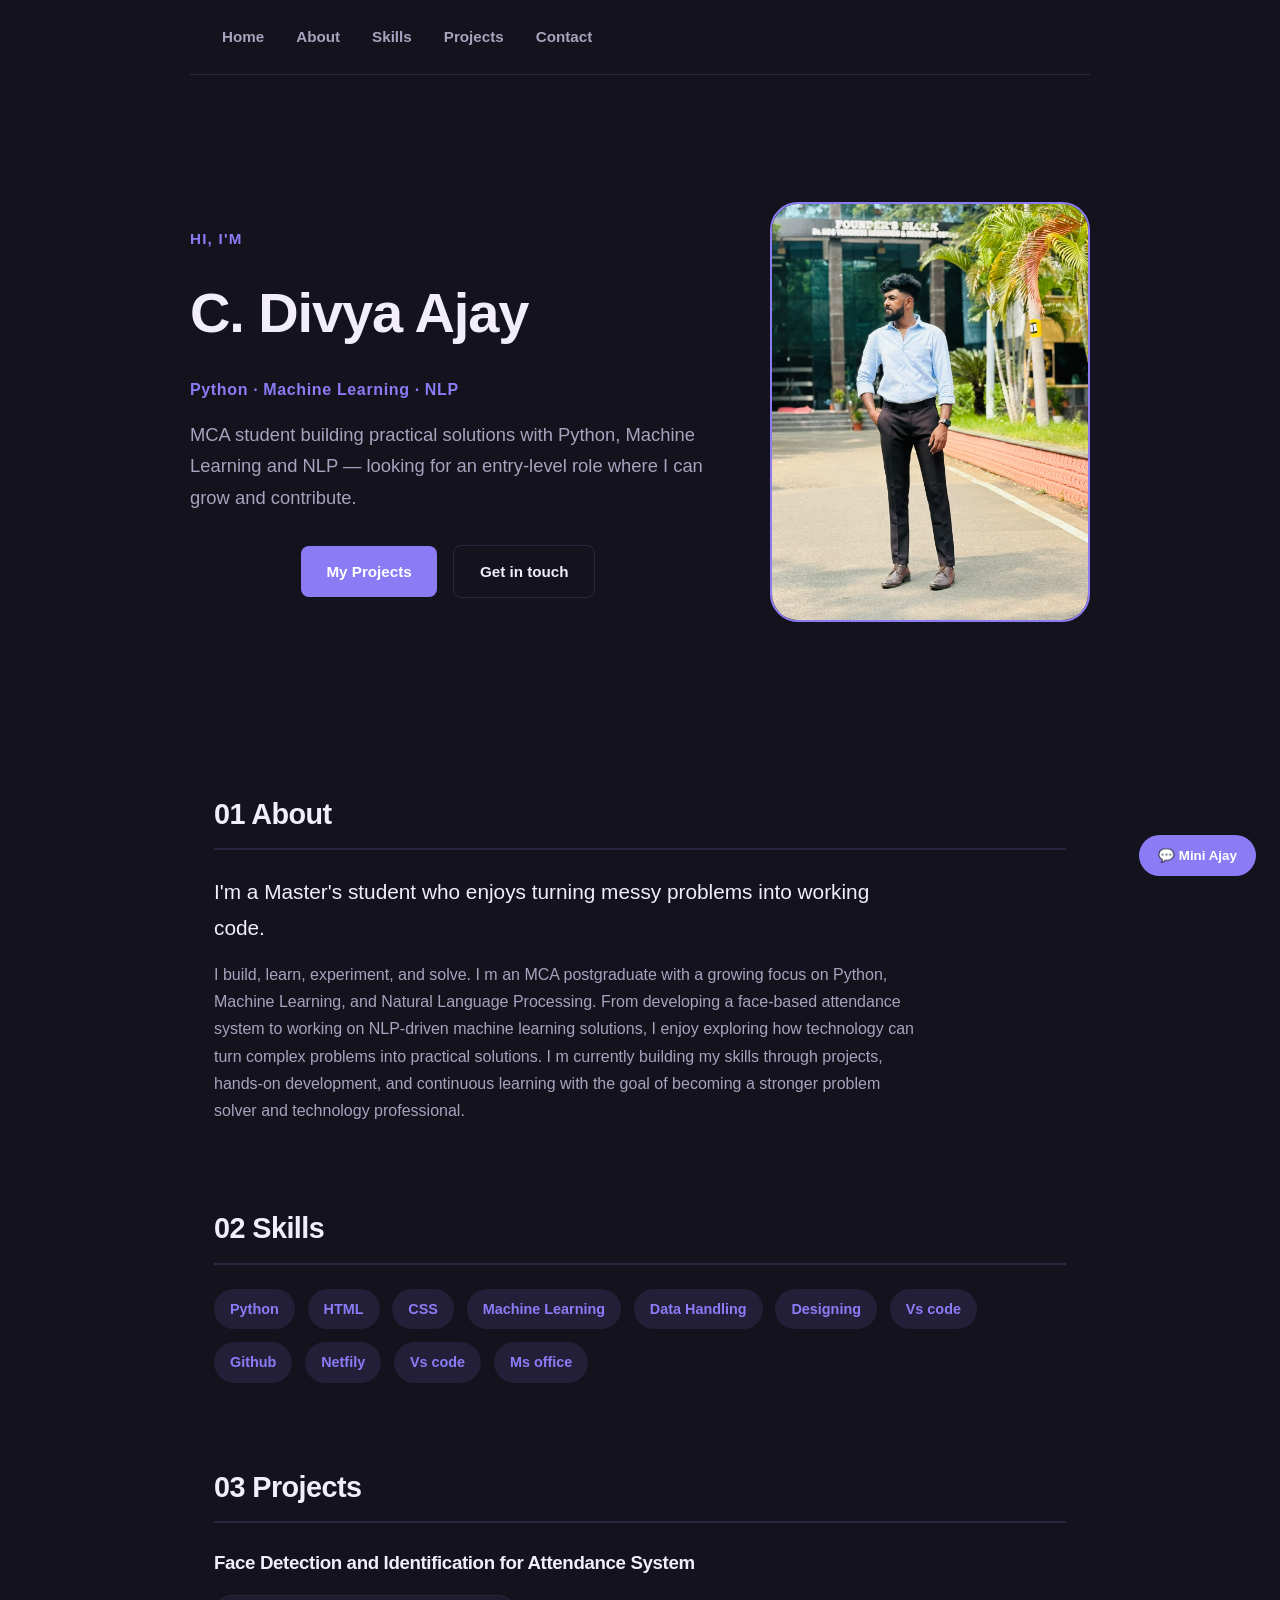
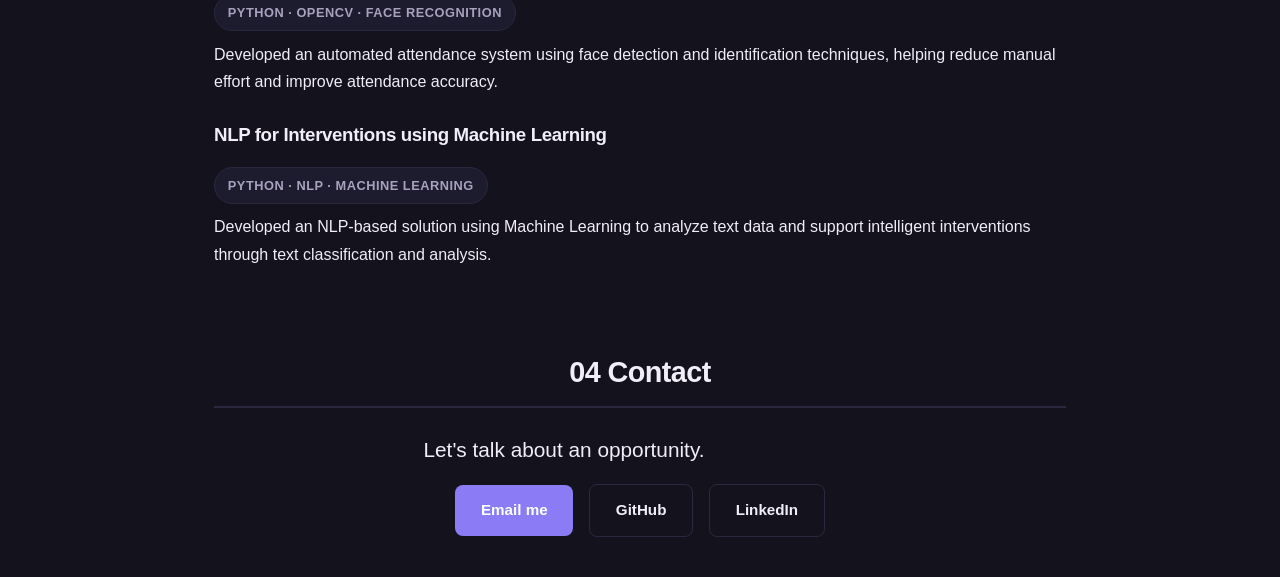
<file: index.html>
<!DOCTYPE html>
<html lang="en">
<head>
  <meta charset="UTF-8">
  <meta name="viewport" content="width=device-width, initial-scale=1">
  <link href="https://fonts.googleapis.com/css2?family=Fraunces:opsz,wght@9..144,500;9..144,600;9..144,700&family=Inter:wght@400;500;600&display=swap" rel="stylesheet">
  <title>C. Divya Ajay | Portfolio</title>
  <link rel="stylesheet" href="style.css">
</head>
<body>

  <nav>
    <a href="#home">Home</a>
    <a href="#about">About</a>
    <a href="#skills">Skills</a>
    <a href="#projects">Projects</a>
    <a href="#contact">Contact</a>
  </nav>
 
  <header id="home" class="hero">
    <div class="hero-content">
        <p class="eyebrow">Hi, I'm</p>

        <h1>C. Divya Ajay</h1>

        <p class="hero-role">
            Python · Machine Learning · NLP
        </p>

        <p class="tagline">
            MCA student building practical solutions with Python,
            Machine Learning and NLP — looking for an entry-level
            role where I can grow and contribute.
        </p>

 <div class="cta">
    <a href="#projects" class="btn-primary">My Projects</a>
    <a href="#contact" class="btn-secondary">Get in touch</a>
</div>
</div>

<div class="hero-photo">
    <img src="profile.jpg" alt="C. Divya Ajay" class="profile-photo">
</div>
</header>

<section id="about">
  <h2><span class="num">01</span> About</h2>
  <p class="about-lead">I'm a Master's student who enjoys turning messy problems into working code.</p>
  <p>I build, learn, experiment, and solve.

I m an MCA postgraduate with a growing focus on Python, Machine Learning, and Natural Language Processing. From developing a face-based attendance system to working on NLP-driven machine learning solutions, I enjoy exploring how technology can turn complex problems into practical solutions.

I m currently building my skills through projects, hands-on development, and continuous learning with the goal of becoming a stronger problem solver and technology professional.</p>
</section>

  <section id="skills">
    <h2><span class="num">02</span> Skills</h2>
    <ul class="skill-list">
        <li>Python</li>
        <li>HTML</li>
        <li>CSS</li>
        <li>Machine Learning</li>
        <li>Data Handling</li>
        <li>Designing</li>
      <li>Vs code</li>
      <li>Github</li>
      <li>Netfily</li>
      <li>Vs code</li>
      <li>Ms office</li>
        </ul>
  </section>

  <section id="projects">
    <h2><span class="num">03</span> Projects</h2>
  <article class="project">
  <h3>Face Detection and Identification for Attendance System</h3>
  <p class="project-tools">Python · OpenCV · Face Recognition</p>
  <p>Developed an automated attendance system using face detection and identification techniques, helping reduce manual effort and improve attendance accuracy.</p>
</article>

    <article class="project">
  <h3>NLP for Interventions using Machine Learning</h3>
  <p class="project-tools">Python · NLP · Machine Learning</p>
  <p>Developed an NLP-based solution using Machine Learning to analyze text data and support intelligent interventions through text classification and analysis.</p>
</article>
  </section>

<section id="contact">
  <h2><span class="num">04</span> Contact</h2>
  <p class="about-lead">Let's talk about an opportunity.</p>
  <div class="contact-links">
    <a href="mailto:omghello4646@gmail.com" class="btn-primary">Email me </a>
    <a href="https://github.com/Ajay5794" class="btn-secondary" target="_blank" rel="noopener">GitHub</a>
    <a href="https://www.linkedin.com/in/c-divy-ajay301a5b372" class="btn-secondary" target="_blank" rel="noopener">LinkedIn</a>
  </div>
</section>
<div id="chat-widget">
  <button id="chat-toggle">💬 Mini Ajay</button>
  <div id="chat-box" class="hidden">
    <div id="chat-header">Mini Ajay <span>(chatbot)</span></div>
    <div id="chat-messages"></div>
    <div id="chat-input-row">
      <input id="chat-input" type="text" placeholder="Ask something about me...">
      <button id="chat-send">Send</button>
    </div>
  </div>
</div>

  <script src="script.js"></script>
</body>
</html>
</file>
<file: style.css>
html {
    scroll-behavior: smooth;
}
:root {
  --bg: #14121C;
  --text: #F1EDFB;
  --muted: #A9A2BF;
  --accent: #8B7CF6;
  --accent-soft: #241F38;
  --card: #1C1930;
  --line: #2C2740;
}

* { box-sizing: border-box; margin: 0; padding: 0; }

body {
  background: var(--bg);
  color: var(--text);
  font-family: "DM Sans", sans-serif;
  line-height: 1.7;
}

h1, h2, h3 { font-family: "Bricolage Grotesque", sans-serif; letter-spacing: -0.02em; }

/* Layout: center everything, give it breathing room */
nav, header, section {
  max-width: 900px;
  margin: 0 auto;
  padding: 2.5rem 1.5rem;
}

/* Navbar */
nav {
  display: flex;
  gap: 2rem;
  padding-top: 1.5rem;
  padding-bottom: 1.5rem;
  padding-left: 2rem;
  padding-right: 2rem;
  border-bottom: 1px solid var(--line);
  position: sticky;
  top: 0;
  background: var(--bg);
  z-index: 10;
}

nav a {
  color: var(--muted);
  text-decoration: none;
  font-weight: 600;
  font-size: 0.95rem;
  transition: color 0.2s ease;
}

nav a:hover { color: var(--accent); }

/* Header / hero */
header {
  padding-top: 5rem;
  padding-bottom: 5rem;
}

header h1 {
  font-size: 3.2rem;
  font-weight: 800;
  margin-bottom: 0.8rem;
}

header p {
  color: var(--muted);
  font-size: 1.2rem;
}

/* Section titles */
section h2 {
  font-size: 1.8rem;
  margin-bottom: 1.5rem;
  padding-bottom: 0.6rem;
  border-bottom: 2px solid var(--line);
}

/* Skills as soft pills */
.skill-list {
  list-style: none;
  display: flex;
  flex-wrap: wrap;
  gap: 0.8rem;
}

.skill-list li {
  background: var(--accent-soft);
  color: var(--accent);
  font-weight: 600;
  font-size: 0.9rem;
  padding: 0.5rem 1rem;
  border-radius: 999px;
}

.eyebrow {
  color: var(--accent);
  font-weight: 600;
  font-size: 0.95rem;
  text-transform: uppercase;
  letter-spacing: 0.08em;
  margin-bottom: 0.8rem;
}

header#home h1 {
  font-size: 3.5rem;
  font-weight: 600;
  margin-bottom: 1rem;
}

.tagline {
  color: var(--muted);
  font-size: 1.15rem;
  max-width: 34rem;
  margin-bottom: 2rem;
}

.cta {
  display: flex;
  gap: 1rem;
}

.btn-primary {
    transition: transform 0.2s ease, opacity 0.2s ease;
}

.btn-primary:hover {
    transform: translateY(-2px);
    opacity: 0.9;
}
 .btn-secondary {
  display: inline-block;
  padding: 0.8rem 1.6rem;
  border-radius: 8px;
  font-weight: 600;
  text-decoration: none;
  font-size: 0.95rem;
      transition: transform 0.2s ease, background 0.2s ease;
}

.btn-secondary:hover {
    transform: translateY(-2px);
}

.btn-primary {
    display: inline-block;
    padding: 0.8rem 1.6rem;
    border-radius: 8px;
    font-weight: 600;
    text-decoration: none;
    font-size: 0.95rem;
    background: var(--accent);
    color: #fff;
    transition: transform 0.2s ease, opacity 0.2s ease;
}
.btn-primary:hover {
    transform: translateY(-2px);
    opacity: 0.9;
}

.btn-secondary {
  background: transparent;
  color: var(--text);
  border: 1px solid var(--line);
      transition: transform 0.2s ease, background 0.2s ease;
}

.btn-secondary:hover {
    transform: translateY(-2px);

}

.btn-primary:hover { opacity: 0.9; }
.btn-secondary:hover { background: var(--accent-soft); }
.project-tools {
  color: var(--accent);
  font-weight: 600;
  font-size: 0.85rem;
  text-transform: uppercase;
  letter-spacing: 0.04em;
  margin-bottom: 0.6rem;
}
.about-lead {
  font-size: 1.3rem;
  font-weight: 500;
  color: var(--text);
  max-width: 700px;
  margin-bottom: 1rem;
}

#about p:not(.about-lead) {
  color: var(--muted);
  max-width: 700px;
}
.contact-links {
  display: flex;
  gap: 1rem;
  flex-wrap: wrap;
  margin-top: 1rem;
}
.project {
    transition: transform 0.3s ease, box-shadow 0.3s ease;
}

.project:hover {
    transform: translateY(-6px);
    box-shadow: 0 12px 30px rgba(0, 0, 0, 0.25);

  margin-bottom: 1.8rem;
}
@media (max-width: 768px) {
  .hero {
    flex-direction: column;
    text-align: center;
    gap: 2rem;
  }

  .profile-photo {
    width: 70%;
    max-width: 260px;
    height: auto;
    margin: 0 auto;
  }

  header#home h1 {
    font-size: 2.3rem;
  }

  .tagline, .about-lead {
    font-size: 1rem;
  }

  nav {
    flex-wrap: wrap;
    gap: 1rem;
    justify-content: center;
    text-align: center;
  }

  .cta, .contact-links {
    flex-direction: column;
    align-items: center;
  }

  .btn-primary, .btn-secondary {
    width: 100%;
    max-width: 260px;
    text-align: center;
  }

  #chat-widget {
    right: 1rem;
    bottom: 1rem;
  }

  #chat-box {
    width: 90vw;
  }
}
@keyframes fadeUp {
    from {
        opacity: 0;
        transform: translateY(20px);
    }

    to {
        opacity: 1;
        transform: translateY(0);
    }
}
.project {
    transition: transform 0.3s ease, box-shadow 0.3s ease;
}

.project:hover {
    transform: translateY(-6px);
    box-shadow: 0 12px 30px rgba(0, 0, 0, 0.25);
}
.project-tools {
    display: inline-block;
    margin-top: 1rem;
    padding: 0.4rem 0.8rem;
    border: 1px solid var(--line);
    border-radius: 20px;
    font-size: 0.8rem;
    color: var(--muted);
    background: rgba(139, 124, 246, 0.08);
}
.project + .project {
    margin-top: 1.5rem;
}

.hero-actions {
    display: flex;
    justify-content: center;
    gap: 1rem;
}
.contact-links {
    display: flex;
    justify-content: center;
    align-items: center;
    gap: 1rem;
    flex-wrap: wrap;
    width: 100%;
}
#contact {
    text-align: center;
}
.cta {
    display: flex;
    justify-content: center;
    align-items: center;
    gap: 1rem;
    flex-wrap: wrap;
}
.hero {
    min-height: 75vh;
    display: flex;
    align-items: center;
    justify-content: space-between;
    gap: 4rem;
    padding: 5rem 0;
}

.hero-content {
    flex: 1;
    max-width: 650px;
}

.hero-role {
    margin: 1rem 0;
    color: var(--accent);
    font-size: 1rem;
    font-weight: 600;
    letter-spacing: 0.04em;
}

.hero-photo {
    flex: 0 0 320px;
    width: 320px;
    height: 420px;
}

.photo-placeholder {
    position: relative;
    z-index: 2;
    width: 100%;
    height: 100%;
    display: flex;
    align-items: center;
    justify-content: center;
    border: 2px solid var(--accent);
    border-radius: 28px;
    background: #1b1825;
    color: var(--muted);
    font-size: 0.9rem;
    overflow: hidden;
}

.photo-glow {
    position: absolute;
    width: 100%;
    height: 100%;
    border-radius: 28px;
    background: var(--accent);
    filter: blur(45px);
    opacity: 0.18;
    transform: translate(15px, 15px);
}
.profile-photo {
    width: 100%;
    height: 100%;
    object-fit: cover;
    object-position: center 20%;
    border-radius: 28px;
    border: 2px solid var(--accent);
    display: block;
}
.hero-photo {
    transition: transform 0.4s ease;
}

.hero-photo:hover {
    transform: translateY(-8px);
}

.profile-photo {
    transition: transform 0.5s ease, filter 0.5s ease;
}

.hero-photo:hover .profile-photo {
    transform: scale(1.03);
    filter: brightness(1.05);
}
.photo-badge {
    position: absolute;
    z-index: 3;
    bottom: -18px;
    left: 50%;
    transform: translateX(-50%);
    padding: 0.6rem 1rem;
    background: var(--bg);
    border: 1px solid var(--accent);
    border-radius: 30px;
    color: var(--text);
    font-size: 0.75rem;
    font-weight: 600;
    white-space: nowrap;
    box-shadow: 0 8px 25px rgba(0, 0, 0, 0.3);
}
.profile-photo {
    position: relative;
    z-index: 2;
    width: 100%;
    height: 100%;
    object-fit: cover;
    object-position: center 20%;
    border: 2px solid var(--accent);
    border-radius: 28px;
    display: block;
    transition: transform 0.4s ease, filter 0.4s ease;
}

.hero-photo {
    position: relative;
    transition: transform 0.4s ease;
}

.hero-photo:hover {
    transform: translateY(-8px);
}

.hero-photo:hover .profile-photo {
    transform: scale(1.03);
    filter: brightness(1.05);
}
.hero {
    display: flex;
    align-items: center;
    justify-content: space-between;
    gap: 4rem;
}

.hero-content {
    flex: 1;
}

.hero-photo {
    flex: 0 0 320px;
    width: 320px;
    height: 420px;
}

.profile-photo {
    width: 100%;
    height: 100%;
    object-fit: cover;
    object-position: center 20%;
    border-radius: 28px;
    border: 2px solid var(--accent);
    display: block;
}
/* FINAL HERO LAYOUT FIX */

.hero {
    display: grid !important;
    grid-template-columns: 1fr 320px !important;
    align-items: center !important;
    gap: 4rem !important;
}

.hero-content {
    width: 100% !important;
}

.hero-photo {
    width: 320px !important;
    height: 420px !important;
    margin: 0 !important;
    display: block !important;
    order: 2 !important;
}

.profile-photo {
    width: 100% !important;
    height: 100% !important;
    object-fit: cover !important;
    object-position: center 20% !important;
    border-radius: 28px !important;
    display: block !important;
}
#chat-widget {
  position: fixed;
  bottom: 1.5rem;
  right: 1.5rem;
  z-index: 100;
}

#chat-toggle {
  background: var(--accent);
  color: #fff;
  border: none;
  padding: 0.8rem 1.2rem;
  border-radius: 999px;
  font-weight: 600;
  cursor: pointer;
}

#chat-box {
  width: 320px;
  max-width: 85vw;
  height: 420px;
  background: var(--card);
  border: 1px solid var(--line);
  border-radius: 14px;
  box-shadow: 0 10px 40px rgba(0,0,0,0.15);
  display: flex;
  flex-direction: column;
  position: absolute;
  bottom: 60px;
  right: 0;
}

#chat-box.hidden { display: none; }

#chat-messages {
  flex: 1;
  overflow-y: auto;
  padding: 1rem;
  font-size: 0.9rem;
}

.chat-msg { margin-bottom: 0.8rem; }
.chat-msg.user { text-align: right; color: var(--text); }
.chat-msg.bot { text-align: left; color: var(--muted); }

#chat-input-row {
  display: flex;
  border-top: 1px solid var(--line);
}

#chat-input {
  flex: 1;
  border: none;
  padding: 0.8rem;
  font-family: inherit;
}

#chat-send {
  border: none;
  background: var(--accent);
  color: #fff;
  padding: 0 1rem;
  cursor: pointer;
}

#chat-header {
  padding: 0.8rem 1rem;
  font-weight: 700;
  border-bottom: 1px solid var(--line);
  color: var(--text);
}

#chat-header span {
  font-weight: 400;
  color: var(--muted);
  font-size: 0.8rem;
}
</file>
